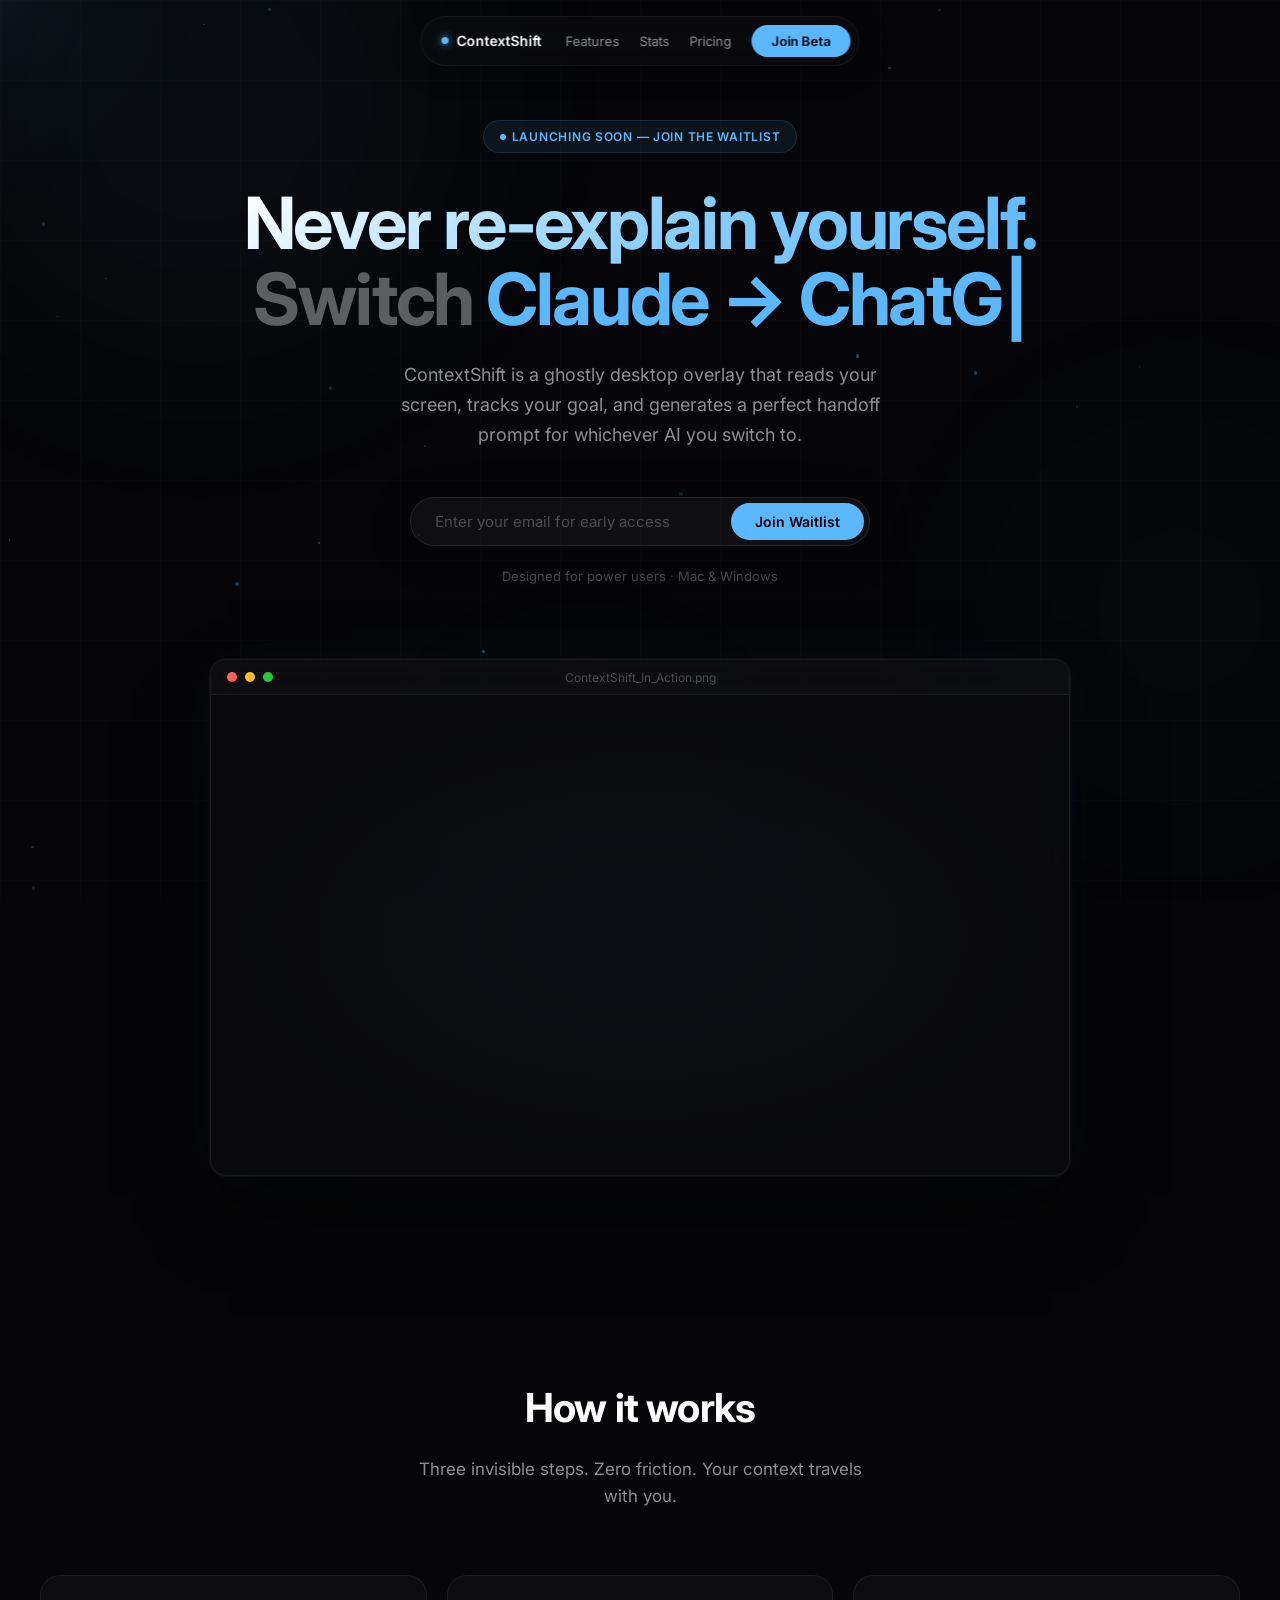
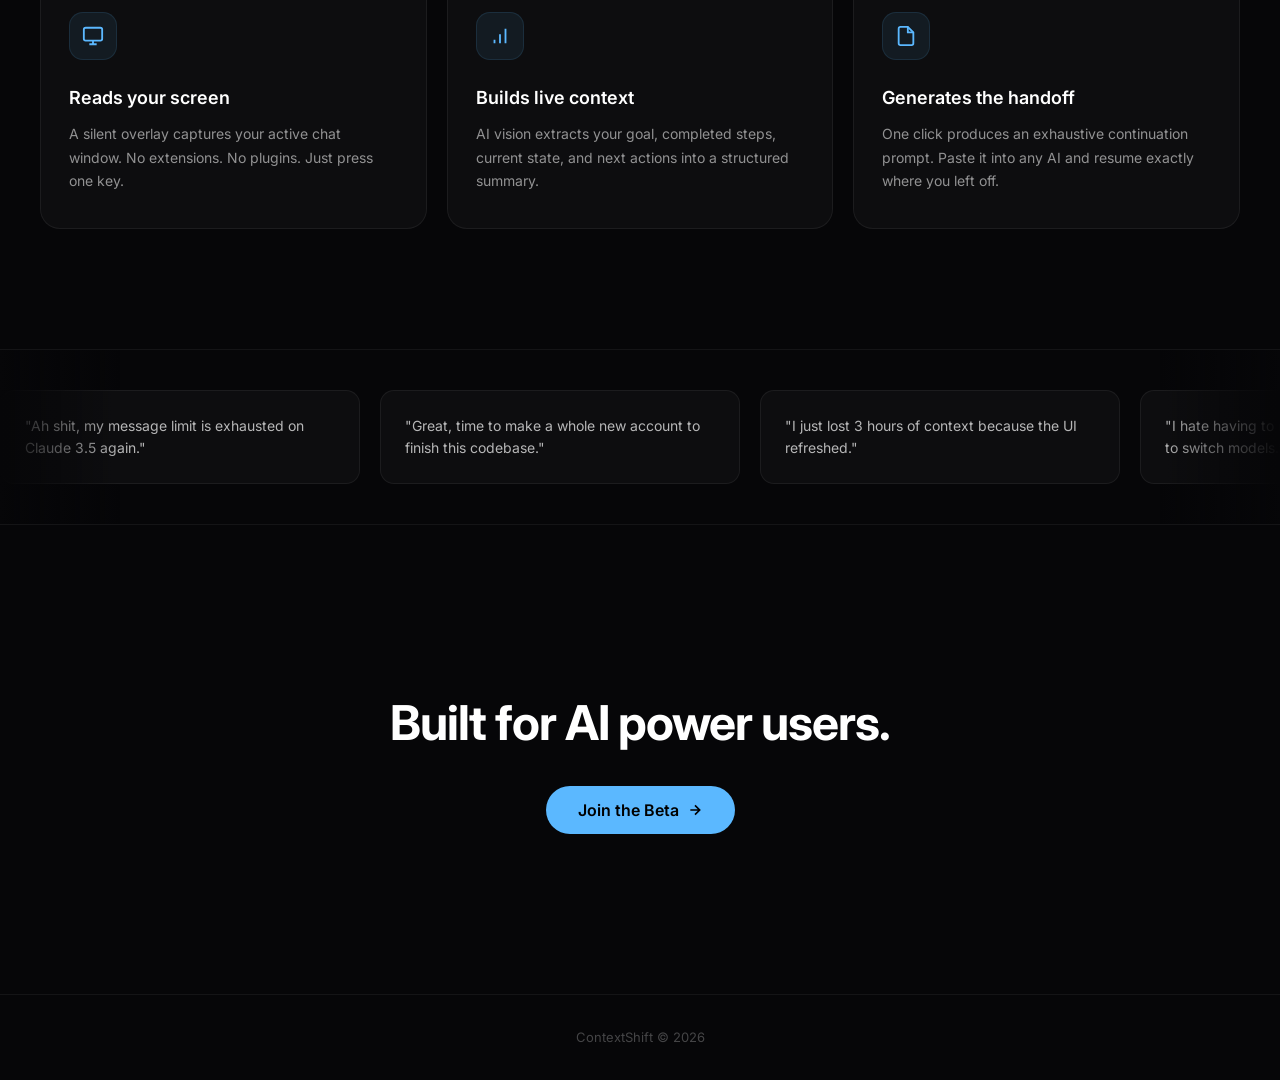
<file: index.html>
<!DOCTYPE html>
<html lang="en">
<head>
  <meta charset="UTF-8">
  <meta name="viewport" content="width=device-width, initial-scale=1.0">
  <title>ContextShift — AI Context Layer</title>
  <meta name="description" content="Stop re-explaining yourself. ContextShift reads your screen, tracks your AI conversation, and generates a perfect handoff prompt when you switch models.">
  <link rel="icon" href="data:image/svg+xml,<svg xmlns=%22http://www.w3.org/2000/svg%22 viewBox=%220 0 100 100%22><circle cx=%2250%22 cy=%2250%22 r=%2250%22 fill=%22%235BB8FF%22/></svg>">
  <link href="https://fonts.googleapis.com/css2?family=Inter:wght@400;500;600;700;800&display=swap" rel="stylesheet">
  <link rel="stylesheet" href="/css/base.css">
</head>
<body>

  <!-- Scroll Progress Bar -->
  <div style="position:fixed; top:0; left:0; height:2px; background:var(--accent); z-index:200; transition:width 0.1s;" id="scroll-progress"></div>

  <!-- Animated Background -->
  <div class="bg-scene">
    <div class="mesh-gradient mesh-1"></div>
    <div class="mesh-gradient mesh-2"></div>
    <div class="mesh-gradient mesh-3"></div>
    <div id="particles" class="particles-container"></div>
  </div>
  <div class="grid-overlay"></div>
  <div class="cursor-glow" id="cursor-glow"></div>

  <!-- Floating Nav Pill -->
  <nav class="nav">
    <div class="nav-brand">
      <span class="dot"></span>
      ContextShift
    </div>
    <div class="nav-links">
      <a href="#features">Features</a>
      <a href="#stats">Stats</a>
      <a href="/pricing.html">Pricing</a>
      <button class="nav-cta magnetic" onclick="document.getElementById('email').focus()">Join Beta</button>
    </div>
  </nav>

  <main>
    <!-- ==================== HERO ==================== -->
    <section class="hero">
      <div class="badge reveal">Launching soon — join the waitlist</div>
      
      <h1 class="reveal">
        <span class="gradient-text">Never re‑explain yourself.</span>
        <span class="dim">Switch <span id="typing-text" class="typing-cursor">Claude → ChatGPT</span></span>
      </h1>
      
      <p class="hero-sub reveal">
        ContextShift is a ghostly desktop overlay that reads your screen, tracks your goal, and generates a perfect handoff prompt for whichever AI you switch to.
      </p>

      <div class="waitlist-wrap reveal">
        <form id="waitlist-form" class="waitlist-form">
          <input type="email" id="email" placeholder="Enter your email for early access" required>
          <button type="submit" class="magnetic">Join Waitlist</button>
        </form>
        <div id="waitlist-success" class="success-pill hidden">
          <svg width="18" height="18" viewBox="0 0 24 24" fill="none" stroke="currentColor" stroke-width="2.5"><path d="M22 11.08V12a10 10 0 1 1-5.93-9.14"/><polyline points="22 4 12 14.01 9 11.01"/></svg>
          You're on the list!
        </div>
      </div>
      <p class="hero-note reveal">Designed for power users · Mac & Windows</p>

      <!-- Video Frame with 3D Parallax Tilt -->
      <div class="video-section reveal">
        <div class="video-frame">
          <div class="video-bar">
            <span class="vb-dot vb-r"></span>
            <span class="vb-dot vb-y"></span>
            <span class="vb-dot vb-g"></span>
            <span class="vb-title">ContextShift_In_Action.png</span>
          </div>
          <div class="gallery-body" id="video-body">
            <img src="/assets/media__1776195169043.png" class="gallery-img" alt="ContextShift Scan">
            <img src="/assets/media__1776195214757.png" class="gallery-img" alt="ContextShift Timeline">
            <img src="/assets/media__1776195224553.png" class="gallery-img" alt="ContextShift Prompt Handoff">
            <img src="/assets/media__1776195284631.png" class="gallery-img" alt="ContextShift Full Context">
          </div>
        </div>
      </div>
    </section>



    <!-- ==================== FEATURES ==================== -->
    <section class="features container" id="features">
      <div class="section-label reveal">
        <h2>How it works</h2>
        <p>Three invisible steps. Zero friction. Your context travels with you.</p>
      </div>
      <div class="features-grid">
        <div class="f-card reveal">
          <div class="f-icon">
            <svg width="22" height="22" viewBox="0 0 24 24" fill="none" stroke="currentColor" stroke-width="2"><rect x="2" y="3" width="20" height="14" rx="2"/><path d="M8 21h8M12 17v4"/></svg>
          </div>
          <h3>Reads your screen</h3>
          <p>A silent overlay captures your active chat window. No extensions. No plugins. Just press one key.</p>
        </div>
        <div class="f-card reveal">
          <div class="f-icon">
            <svg width="22" height="22" viewBox="0 0 24 24" fill="none" stroke="currentColor" stroke-width="2"><path d="M12 20V10M18 20V4M6 20v-4"/></svg>
          </div>
          <h3>Builds live context</h3>
          <p>AI vision extracts your goal, completed steps, current state, and next actions into a structured summary.</p>
        </div>
        <div class="f-card reveal">
          <div class="f-icon">
            <svg width="22" height="22" viewBox="0 0 24 24" fill="none" stroke="currentColor" stroke-width="2"><path d="M14 2H6a2 2 0 0 0-2 2v16a2 2 0 0 0 2 2h12a2 2 0 0 0 2-2V8z"/><path d="M14 2v6h6"/></svg>
          </div>
          <h3>Generates the handoff</h3>
          <p>One click produces an exhaustive continuation prompt. Paste it into any AI and resume exactly where you left off.</p>
        </div>
      </div>
    </section>

    <!-- ==================== SOCIAL PROOF ==================== -->
    <div class="social-proof">
      <div class="marquee-track">
        <div class="quote-card">"Ah shit, my message limit is exhausted on Claude 3.5 again."</div>
        <div class="quote-card">"Great, time to make a whole new account to finish this codebase."</div>
        <div class="quote-card">"I just lost 3 hours of context because the UI refreshed."</div>
        <div class="quote-card">"I hate having to re-paste 6 different files just to switch models."</div>
        <div class="quote-card">"Claude is down right when I need to make a massive refactor."</div>
        <div class="quote-card">"Ah shit, my message limit is exhausted on Claude 3.5 again."</div>
        <div class="quote-card">"Great, time to make a whole new account to finish this codebase."</div>
        <div class="quote-card">"I just lost 3 hours of context because the UI refreshed."</div>
        <div class="quote-card">"I hate having to re-paste 6 different files just to switch models."</div>
        <div class="quote-card">"Claude is down right when I need to make a massive refactor."</div>
      </div>
    </div>

    <!-- ==================== BOTTOM CTA ==================== -->
    <section class="bottom-cta container">
      <h2 class="reveal">Built for AI power users.</h2>
      <div class="reveal">
        <button class="btn-big magnetic" onclick="window.scrollTo({top:0,behavior:'smooth'}); setTimeout(()=>document.getElementById('email').focus(),500)">
          Join the Beta
          <svg width="16" height="16" viewBox="0 0 24 24" fill="none" stroke="currentColor" stroke-width="2.5"><path d="M5 12h14M12 5l7 7-7 7"/></svg>
        </button>
      </div>
    </section>
  </main>

  <footer>
    <div class="container">ContextShift © 2026</div>
  </footer>

  <script src="/js/main.js"></script>
</body>
</html>
</file>
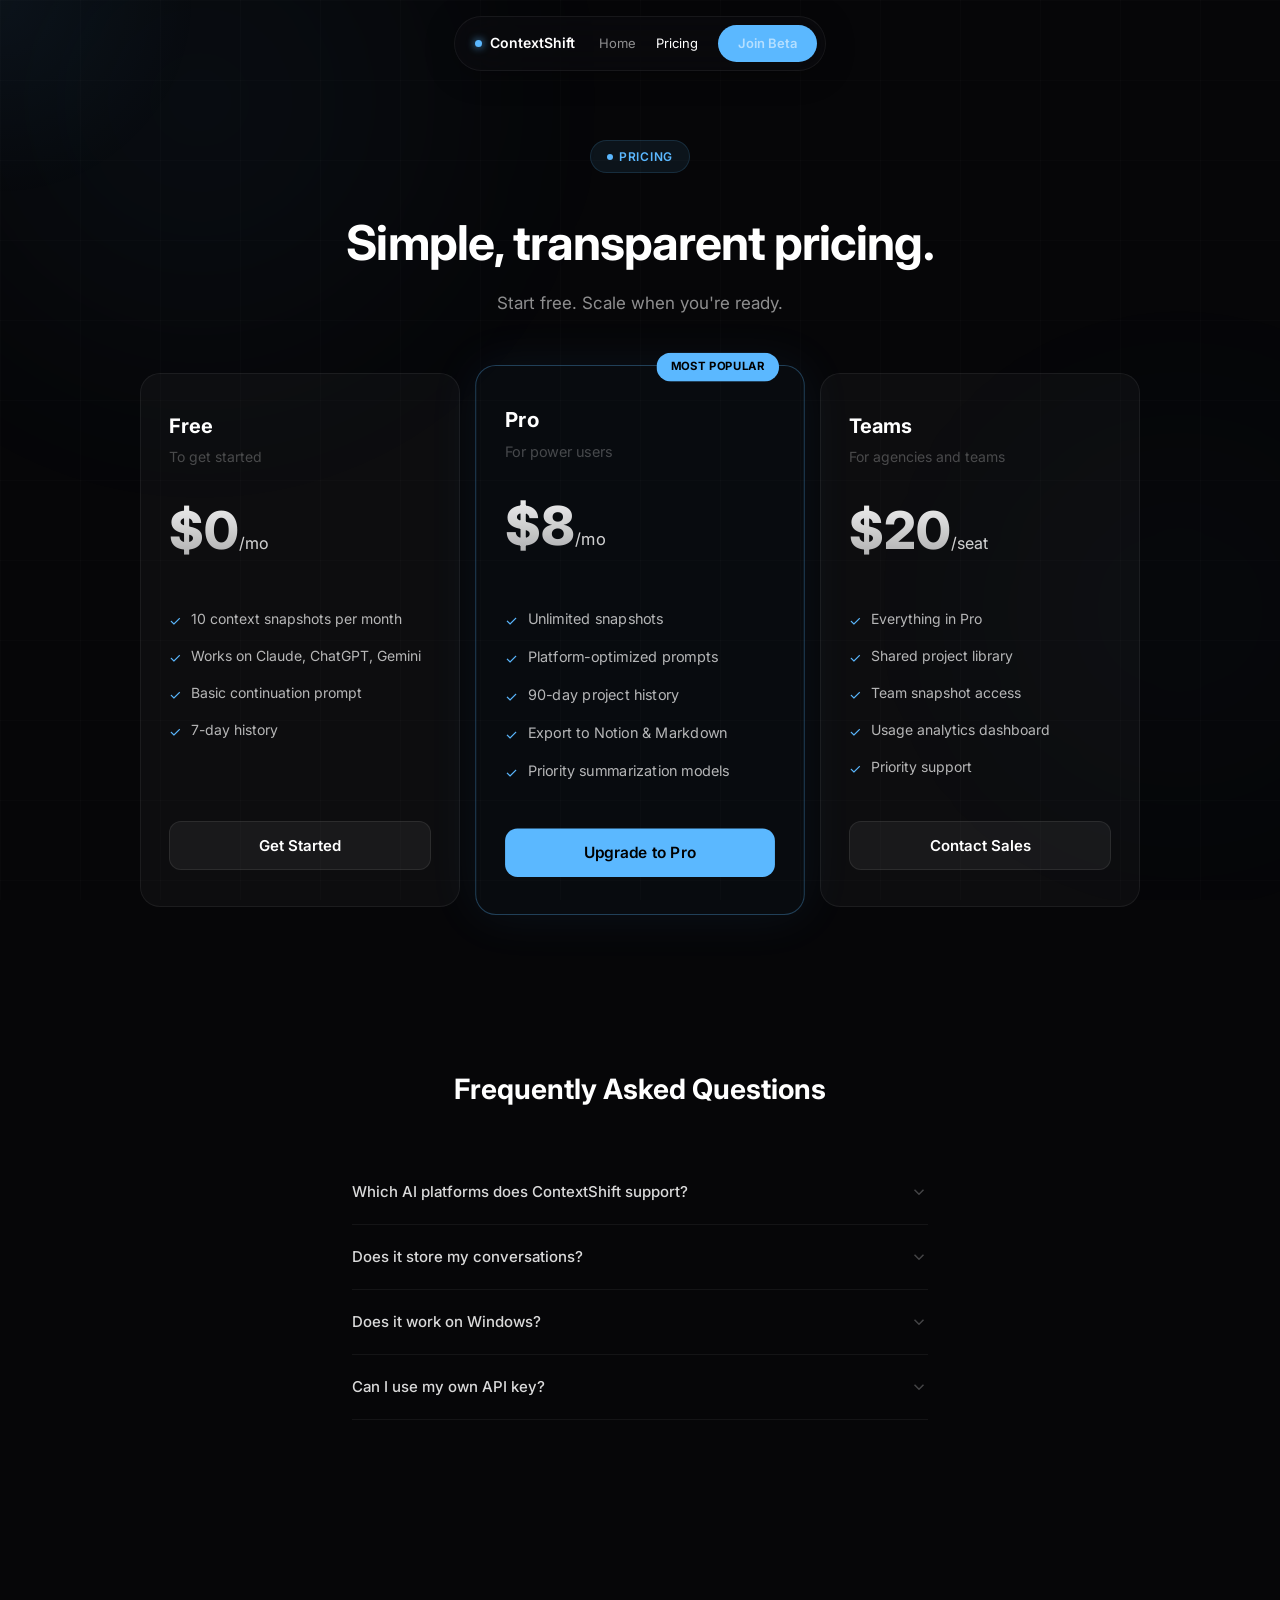
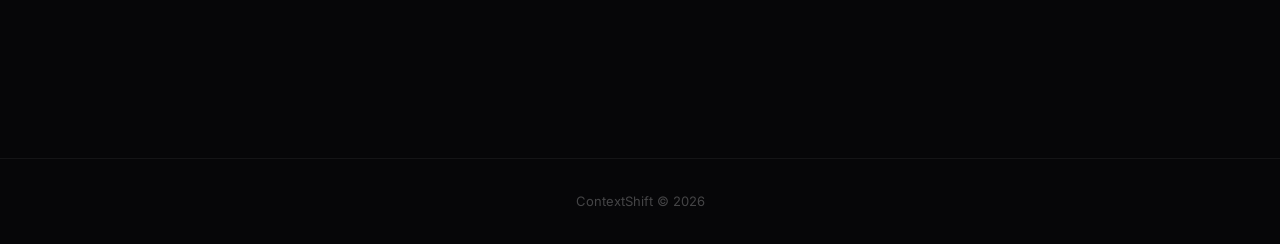
<file: pricing.html>
<!DOCTYPE html>
<html lang="en">
<head>
  <meta charset="UTF-8">
  <meta name="viewport" content="width=device-width, initial-scale=1.0">
  <title>Pricing — ContextShift</title>
  <meta name="description" content="Simple pricing for ContextShift. Start free, upgrade when you're ready.">
  <link rel="icon" href="data:image/svg+xml,<svg xmlns=%22http://www.w3.org/2000/svg%22 viewBox=%220 0 100 100%22><circle cx=%2250%22 cy=%2250%22 r=%2250%22 fill=%22%235BB8FF%22/></svg>">
  <link href="https://fonts.googleapis.com/css2?family=Inter:wght@400;500;600;700;800&display=swap" rel="stylesheet">
  <link rel="stylesheet" href="/css/base.css">
  <style>
    .pricing-section { padding: 140px 0 80px; text-align: center; }
    
    .pricing-grid {
      display: flex;
      justify-content: center;
      align-items: stretch;
      gap: 20px;
      flex-wrap: wrap;
      margin-top: 56px;
    }

    .p-card {
      width: 320px;
      background: var(--glass);
      border: 1px solid var(--glass-border);
      border-radius: 20px;
      padding: 36px 28px;
      text-align: left;
      display: flex;
      flex-direction: column;
      position: relative;
      transition: all 0.4s cubic-bezier(0.16, 1, 0.3, 1);
    }
    .p-card:hover {
      transform: translateY(-6px);
      border-color: rgba(255,255,255,0.1);
      box-shadow: 0 20px 60px rgba(0,0,0,0.3);
    }
    .p-card.featured {
      border-color: rgba(91,184,255,0.3);
      box-shadow: 0 0 50px rgba(91,184,255,0.08);
      transform: scale(1.03);
      background: rgba(91,184,255,0.03);
    }
    .p-card.featured:hover {
      transform: scale(1.03) translateY(-6px);
    }

    .p-badge {
      position: absolute;
      top: -13px;
      right: 24px;
      background: var(--accent);
      color: #000;
      font-size: 11px;
      font-weight: 700;
      padding: 5px 14px;
      border-radius: 999px;
      text-transform: uppercase;
      letter-spacing: 0.04em;
    }

    .p-card h3 { font-size: 20px; font-weight: 700; }
    .p-card .p-desc { font-size: 14px; color: var(--text-muted); margin-top: 4px; }
    
    .price {
      font-size: 52px;
      font-weight: 800;
      margin: 20px 0 8px;
      background: linear-gradient(180deg, #fff, rgba(255,255,255,0.6));
      -webkit-background-clip: text;
      -webkit-text-fill-color: transparent;
    }
    .price span {
      font-size: 16px;
      font-weight: 400;
      -webkit-text-fill-color: var(--text-muted);
    }

    .p-list { margin: 28px 0; flex-grow: 1; }
    .p-list li {
      display: flex;
      align-items: flex-start;
      gap: 10px;
      margin-bottom: 14px;
      font-size: 14px;
      color: rgba(255,255,255,0.7);
      line-height: 1.5;
    }
    .p-check { color: var(--accent); flex-shrink: 0; font-size: 14px; margin-top: 2px; }

    .p-btn {
      width: 100%;
      padding: 14px;
      border-radius: 12px;
      font-weight: 600;
      font-size: 15px;
      transition: all 0.2s;
    }
    .p-btn-ghost {
      background: rgba(255,255,255,0.05);
      border: 1px solid rgba(255,255,255,0.08);
      color: #fff;
    }
    .p-btn-ghost:hover {
      background: rgba(255,255,255,0.1);
      border-color: rgba(255,255,255,0.15);
    }
    .p-btn-primary {
      background: var(--accent);
      color: #000;
    }
    .p-btn-primary:hover {
      box-shadow: 0 0 24px rgba(91,184,255,0.35);
    }

    /* FAQ */
    .faq-section { max-width: 640px; margin: 80px auto 120px; padding: 0 32px; }
    .faq-section h2 { font-size: 28px; text-align: center; margin-bottom: 48px; font-weight: 700; }

    .faq-item {
      border-bottom: 1px solid rgba(255,255,255,0.06);
      padding: 20px 0;
      cursor: pointer;
    }
    .faq-q {
      display: flex;
      justify-content: space-between;
      align-items: center;
      font-size: 15px;
      font-weight: 500;
      color: rgba(255,255,255,0.85);
    }
    .faq-a {
      max-height: 0;
      overflow: hidden;
      color: var(--text-dim);
      font-size: 14px;
      line-height: 1.65;
      transition: max-height 0.4s cubic-bezier(0.16, 1, 0.3, 1), margin-top 0.3s;
    }
    .faq-item.active .faq-a { max-height: 200px; margin-top: 12px; }
    .chevron { transition: transform 0.3s; color: var(--text-muted); }
    .faq-item.active .chevron { transform: rotate(180deg); }

    .bottom-link { text-align: center; padding-bottom: 100px; }
    .bottom-link a {
      display: inline-flex;
      align-items: center;
      gap: 8px;
      background: var(--accent);
      color: #000;
      padding: 14px 32px;
      border-radius: 999px;
      font-weight: 600;
      font-size: 16px;
      transition: all 0.2s;
    }
    .bottom-link a:hover {
      transform: translateY(-2px);
      box-shadow: 0 0 32px rgba(91,184,255,0.4);
    }

    @media (max-width: 768px) {
      .pricing-grid { flex-direction: column; align-items: center; }
      .p-card { width: 100%; max-width: 360px; }
      .p-card.featured { transform: none; }
      .p-card.featured:hover { transform: translateY(-6px); }
      .pricing-section { padding: 100px 0 60px; }
    }
  </style>
</head>
<body>

  <div class="bg-scene">
    <div class="mesh-gradient mesh-1"></div>
    <div class="mesh-gradient mesh-2"></div>
  </div>
  <div class="grid-overlay"></div>
  <div class="cursor-glow" id="cursor-glow"></div>

  <nav class="nav">
    <div class="nav-brand">
      <a href="/" style="display:flex; align-items:center; gap:8px; color:#fff; text-decoration:none;">
        <span class="dot"></span> ContextShift
      </a>
    </div>
    <div class="nav-links">
      <a href="/">Home</a>
      <a href="/pricing.html" style="color:#fff;">Pricing</a>
      <a href="/" class="nav-cta">Join Beta</a>
    </div>
  </nav>

  <main>
    <section class="pricing-section container">
      <div class="badge reveal">Pricing</div>
      <h1 class="reveal" style="font-size: clamp(32px,5vw,48px); font-weight:700; letter-spacing:-0.02em; margin-bottom:8px;">Simple, transparent pricing.</h1>
      <p class="reveal" style="color:var(--text-dim); font-size:17px;">Start free. Scale when you're ready.</p>

      <div class="pricing-grid">
        <div class="p-card reveal">
          <h3>Free</h3>
          <div class="p-desc">To get started</div>
          <div class="price">$0<span>/mo</span></div>
          <ul class="p-list">
            <li><span class="p-check">✓</span> 10 context snapshots per month</li>
            <li><span class="p-check">✓</span> Works on Claude, ChatGPT, Gemini</li>
            <li><span class="p-check">✓</span> Basic continuation prompt</li>
            <li><span class="p-check">✓</span> 7-day history</li>
          </ul>
          <button class="p-btn p-btn-ghost">Get Started</button>
        </div>

        <div class="p-card featured reveal">
          <div class="p-badge">Most Popular</div>
          <h3>Pro</h3>
          <div class="p-desc">For power users</div>
          <div class="price">$8<span>/mo</span></div>
          <ul class="p-list">
            <li><span class="p-check">✓</span> Unlimited snapshots</li>
            <li><span class="p-check">✓</span> Platform-optimized prompts</li>
            <li><span class="p-check">✓</span> 90-day project history</li>
            <li><span class="p-check">✓</span> Export to Notion & Markdown</li>
            <li><span class="p-check">✓</span> Priority summarization models</li>
          </ul>
          <button class="p-btn p-btn-primary">Upgrade to Pro</button>
        </div>

        <div class="p-card reveal">
          <h3>Teams</h3>
          <div class="p-desc">For agencies and teams</div>
          <div class="price">$20<span>/seat</span></div>
          <ul class="p-list">
            <li><span class="p-check">✓</span> Everything in Pro</li>
            <li><span class="p-check">✓</span> Shared project library</li>
            <li><span class="p-check">✓</span> Team snapshot access</li>
            <li><span class="p-check">✓</span> Usage analytics dashboard</li>
            <li><span class="p-check">✓</span> Priority support</li>
          </ul>
          <button class="p-btn p-btn-ghost">Contact Sales</button>
        </div>
      </div>
    </section>

    <section class="faq-section">
      <h2 class="reveal">Frequently Asked Questions</h2>

      <div class="faq-item reveal">
        <div class="faq-q">Which AI platforms does ContextShift support? <svg class="chevron" width="18" height="18" viewBox="0 0 24 24" fill="none" stroke="currentColor" stroke-width="2"><path d="M6 9l6 6 6-6"/></svg></div>
        <div class="faq-a">ContextShift works across ChatGPT, Claude, Gemini, Grok, and Perplexity out of the box.</div>
      </div>
      <div class="faq-item reveal">
        <div class="faq-q">Does it store my conversations? <svg class="chevron" width="18" height="18" viewBox="0 0 24 24" fill="none" stroke="currentColor" stroke-width="2"><path d="M6 9l6 6 6-6"/></svg></div>
        <div class="faq-a">Screenshots are processed locally. We never store raw conversation data. Summaries are cached on-device only.</div>
      </div>
      <div class="faq-item reveal">
        <div class="faq-q">Does it work on Windows? <svg class="chevron" width="18" height="18" viewBox="0 0 24 24" fill="none" stroke="currentColor" stroke-width="2"><path d="M6 9l6 6 6-6"/></svg></div>
        <div class="faq-a">Yes! We provide packaged installers for both macOS (.dmg) and Windows (.exe).</div>
      </div>
      <div class="faq-item reveal">
        <div class="faq-q">Can I use my own API key? <svg class="chevron" width="18" height="18" viewBox="0 0 24 24" fill="none" stroke="currentColor" stroke-width="2"><path d="M6 9l6 6 6-6"/></svg></div>
        <div class="faq-a">Yes. Power users can bring their own Gemini or Anthropic API keys to bypass rate limits entirely.</div>
      </div>
      <div class="faq-item reveal">
        <div class="faq-q">How is this different from copying my chat? <svg class="chevron" width="18" height="18" viewBox="0 0 24 24" fill="none" stroke="currentColor" stroke-width="2"><path d="M6 9l6 6 6-6"/></svg></div>
        <div class="faq-a">ContextShift extracts the structured state — goal, progress, decisions, next steps. Pasting a raw 40-page chat log into a new AI causes context collapse. We solve that.</div>
      </div>
    </section>

    <div class="bottom-link reveal">
      <a href="/">
        Join the Beta
        <svg width="16" height="16" viewBox="0 0 24 24" fill="none" stroke="currentColor" stroke-width="2.5"><path d="M5 12h14M12 5l7 7-7 7"/></svg>
      </a>
    </div>
  </main>

  <footer>
    <div class="container">ContextShift © 2026</div>
  </footer>

  <script src="/js/main.js"></script>
</body>
</html>
</file>
<file: css/base.css>
:root {
  --accent: #5BB8FF;
  --accent-light: #8ED1FF;
  --bg: #060608;
  --glass: rgba(255, 255, 255, 0.03);
  --glass-border: rgba(255, 255, 255, 0.06);
  --glass-strong: rgba(255, 255, 255, 0.06);
  --text: #fff;
  --text-dim: rgba(255, 255, 255, 0.55);
  --text-muted: rgba(255, 255, 255, 0.25);
}

*, *::before, *::after { box-sizing: border-box; margin: 0; padding: 0; }

html {
  scroll-behavior: smooth;
  scrollbar-width: thin;
  scrollbar-color: rgba(91,184,255,0.2) transparent;
}

body {
  font-family: 'Inter', -apple-system, BlinkMacSystemFont, sans-serif;
  background: var(--bg);
  color: var(--text);
  -webkit-font-smoothing: antialiased;
  text-rendering: optimizeLegibility;
  overflow-x: hidden;
  line-height: 1.6;
}

::-webkit-scrollbar { width: 6px; }
::-webkit-scrollbar-track { background: transparent; }
::-webkit-scrollbar-thumb { background: rgba(91,184,255,0.15); border-radius: 3px; }

a { color: inherit; text-decoration: none; }
button { cursor: pointer; font-family: inherit; border: none; outline: none; }
ul { list-style: none; }

.container { max-width: 1200px; margin: 0 auto; padding: 0 32px; }

/* ========== ANIMATED BACKGROUND ========== */
.bg-scene {
  position: fixed;
  inset: 0;
  z-index: -1;
  overflow: hidden;
}

.mesh-gradient {
  position: absolute;
  border-radius: 50%;
  filter: blur(120px);
  opacity: 0.4;
  animation: float 20s ease-in-out infinite;
}

.mesh-1 {
  width: 600px; height: 600px;
  background: radial-gradient(circle, rgba(91,184,255,0.15), transparent);
  top: -200px; left: -100px;
  animation-delay: 0s;
}
.mesh-2 {
  width: 500px; height: 500px;
  background: radial-gradient(circle, rgba(91,184,255,0.08), transparent);
  top: 40%; right: -150px;
  animation-delay: -7s;
  animation-duration: 25s;
}
.mesh-3 {
  width: 400px; height: 400px;
  background: radial-gradient(circle, rgba(142,209,255,0.06), transparent);
  bottom: -100px; left: 30%;
  animation-delay: -14s;
  animation-duration: 30s;
}

@keyframes float {
  0%, 100% { transform: translate(0, 0) scale(1); }
  25% { transform: translate(30px, -40px) scale(1.05); }
  50% { transform: translate(-20px, 20px) scale(0.95); }
  75% { transform: translate(40px, 30px) scale(1.02); }
}

/* Cursor Glow */
.cursor-glow {
  position: fixed;
  width: 400px;
  height: 400px;
  border-radius: 50%;
  background: radial-gradient(circle, rgba(91,184,255,0.06), transparent 70%);
  pointer-events: none;
  z-index: 0;
  transform: translate(-50%, -50%);
  transition: left 0.3s ease, top 0.3s ease;
}

/* Grid Overlay */
.grid-overlay {
  position: fixed;
  inset: 0;
  background-image: 
    linear-gradient(rgba(255,255,255,0.015) 1px, transparent 1px),
    linear-gradient(90deg, rgba(255,255,255,0.015) 1px, transparent 1px);
  background-size: 80px 80px;
  z-index: -1;
  pointer-events: none;
}

/* ========== NAV ========== */
.nav {
  position: fixed;
  top: 16px;
  left: 50%;
  transform: translateX(-50%);
  z-index: 100;
  background: rgba(12, 12, 16, 0.5);
  backdrop-filter: blur(20px);
  -webkit-backdrop-filter: blur(20px);
  border: 1px solid var(--glass-border);
  border-radius: 999px;
  padding: 8px 8px 8px 20px;
  display: flex;
  align-items: center;
  gap: 24px;
  box-shadow: 0 4px 30px rgba(0,0,0,0.3);
}

.nav-brand {
  display: flex;
  align-items: center;
  gap: 8px;
  font-weight: 600;
  font-size: 14px;
  white-space: nowrap;
}

.dot {
  width: 7px;
  height: 7px;
  background: var(--accent);
  border-radius: 50%;
  box-shadow: 0 0 8px var(--accent);
  animation: dot-pulse 2.5s ease-in-out infinite;
}

@keyframes dot-pulse {
  0%, 100% { opacity: 1; }
  50% { opacity: 0.3; }
}

.nav-links {
  display: flex;
  align-items: center;
  gap: 20px;
}

.nav-links a {
  font-size: 13px;
  color: var(--text-dim);
  transition: color 0.2s;
}
.nav-links a:hover { color: #fff; }

.nav-cta {
  background: var(--accent);
  color: #000;
  font-size: 13px;
  font-weight: 600;
  padding: 8px 20px;
  border-radius: 999px;
  transition: all 0.2s;
}
.nav-cta:hover {
  box-shadow: 0 0 20px rgba(91,184,255,0.4);
  transform: scale(1.02);
}

/* ========== HERO ========== */
.hero {
  min-height: 100vh;
  display: flex;
  flex-direction: column;
  align-items: center;
  justify-content: center;
  text-align: center;
  padding: 120px 32px 80px;
  position: relative;
}

.badge {
  display: inline-flex;
  align-items: center;
  gap: 6px;
  background: rgba(91,184,255,0.08);
  border: 1px solid rgba(91,184,255,0.15);
  color: var(--accent);
  font-size: 12px;
  font-weight: 600;
  text-transform: uppercase;
  letter-spacing: 0.06em;
  padding: 6px 16px;
  border-radius: 999px;
  margin-bottom: 32px;
}
.badge::before {
  content: '';
  width: 6px; height: 6px;
  background: var(--accent);
  border-radius: 50%;
}

.hero h1 {
  font-size: clamp(40px, 6vw, 72px);
  font-weight: 700;
  line-height: 1.05;
  letter-spacing: -0.03em;
  margin-bottom: 24px;
  max-width: 800px;
}
.hero h1 .gradient-text {
  background: linear-gradient(135deg, #fff 0%, var(--accent-light) 50%, var(--accent) 100%);
  -webkit-background-clip: text;
  -webkit-text-fill-color: transparent;
  background-clip: text;
}
.hero h1 .dim {
  display: block;
  -webkit-text-fill-color: rgba(255,255,255,0.35);
}

.hero-sub {
  font-size: 18px;
  color: var(--text-dim);
  max-width: 500px;
  margin: 0 auto 48px;
  line-height: 1.65;
}

/* ========== WAITLIST ========== */
.waitlist-wrap {
  margin-bottom: 12px;
}

.waitlist-form {
  display: flex;
  align-items: center;
  background: rgba(255,255,255,0.04);
  border: 1px solid rgba(255,255,255,0.08);
  border-radius: 999px;
  padding: 5px 5px 5px 24px;
  width: 460px;
  max-width: 90vw;
  transition: all 0.3s;
  box-shadow: 0 8px 40px rgba(0,0,0,0.25);
}
.waitlist-form:focus-within {
  border-color: rgba(91,184,255,0.35);
  box-shadow: 0 0 0 4px rgba(91,184,255,0.08), 0 8px 40px rgba(0,0,0,0.25);
}

.waitlist-form input {
  flex: 1;
  background: none;
  border: none;
  color: #fff;
  font-size: 15px;
  outline: none;
  font-family: inherit;
  min-width: 0;
}
.waitlist-form input::placeholder { color: var(--text-muted); }

.waitlist-form button {
  background: var(--accent);
  color: #000;
  font-weight: 600;
  font-size: 14px;
  padding: 10px 24px;
  border-radius: 999px;
  white-space: nowrap;
  transition: all 0.2s;
}
.waitlist-form button:hover {
  box-shadow: 0 0 16px rgba(91,184,255,0.35);
}
.waitlist-form button:disabled {
  opacity: 0.6;
}

.success-pill {
  display: inline-flex;
  align-items: center;
  gap: 8px;
  background: rgba(74,222,128,0.08);
  border: 1px solid rgba(74,222,128,0.2);
  color: #4ADE80;
  padding: 12px 24px;
  border-radius: 999px;
  font-weight: 500;
  font-size: 14px;
  animation: popIn 0.4s cubic-bezier(0.34, 1.56, 0.64, 1);
}

@keyframes popIn {
  from { transform: scale(0.9); opacity: 0; }
  to { transform: scale(1); opacity: 1; }
}

.hero-note { font-size: 13px; color: var(--text-muted); margin-top: 8px; }

/* ========== VIDEO FRAME ========== */
.video-section {
  margin-top: 72px;
  width: 100%;
  max-width: 860px;
  position: relative;
}

.video-frame {
  background: rgba(12,12,16,0.6);
  border: 1px solid rgba(255,255,255,0.07);
  border-radius: 16px;
  overflow: hidden;
  backdrop-filter: blur(20px);
  box-shadow:
    0 0 0 1px rgba(255,255,255,0.04),
    0 40px 80px -20px rgba(0,0,0,0.7),
    0 0 60px rgba(91,184,255,0.04);
  transition: transform 0.5s cubic-bezier(0.16, 1, 0.3, 1), box-shadow 0.5s;
}
.video-frame:hover {
  transform: translateY(-4px);
  box-shadow:
    0 0 0 1px rgba(91,184,255,0.12),
    0 40px 80px -20px rgba(0,0,0,0.7),
    0 0 80px rgba(91,184,255,0.08);
}

.video-bar {
  background: rgba(255,255,255,0.02);
  border-bottom: 1px solid rgba(255,255,255,0.05);
  padding: 12px 16px;
  display: flex;
  align-items: center;
  gap: 8px;
  position: relative;
}
.vb-dot { width: 10px; height: 10px; border-radius: 50%; }
.vb-r { background: #FF5F57; }
.vb-y { background: #FEBC2E; }
.vb-g { background: #28C840; }
.vb-title {
  position: absolute;
  left: 50%; transform: translateX(-50%);
  font-size: 12px;
  color: var(--text-muted);
}

.gallery-body {
  position: relative;
  height: 480px;
  background: radial-gradient(ellipse at 50% 50%, rgba(91,184,255,0.03), transparent 70%);
  overflow: hidden;
}
.gallery-img {
  position: absolute;
  top: 0;
  left: 0;
  width: 100%;
  height: 100%;
  object-fit: contain;
  opacity: 0;
  transition: opacity 1.5s ease-in-out;
}

.gallery-img:nth-child(1) { animation: fadeCycle 16s infinite; }
.gallery-img:nth-child(2) { animation: fadeCycle 16s infinite 4s; }
.gallery-img:nth-child(3) { animation: fadeCycle 16s infinite 8s; }
.gallery-img:nth-child(4) { animation: fadeCycle 16s infinite 12s; }

@keyframes fadeCycle {
  0% { opacity: 0; }
  10% { opacity: 1; }
  25% { opacity: 1; }
  35% { opacity: 0; }
  100% { opacity: 0; }
}

/* ========== FEATURES ========== */
.features { padding: 120px 0; }
.section-label {
  text-align: center;
  margin-bottom: 64px;
}
.section-label h2 {
  font-size: 40px;
  font-weight: 700;
  letter-spacing: -0.02em;
  margin-bottom: 16px;
}
.section-label p {
  color: var(--text-dim);
  font-size: 17px;
  max-width: 480px;
  margin: 0 auto;
}

.features-grid {
  display: grid;
  grid-template-columns: repeat(3, 1fr);
  gap: 20px;
}

.f-card {
  background: var(--glass);
  border: 1px solid var(--glass-border);
  border-radius: 20px;
  padding: 36px 28px;
  transition: all 0.4s cubic-bezier(0.16, 1, 0.3, 1);
  position: relative;
  overflow: hidden;
}
.f-card::before {
  content: '';
  position: absolute;
  inset: 0;
  background: radial-gradient(circle at 50% 0%, rgba(91,184,255,0.06), transparent 60%);
  opacity: 0;
  transition: opacity 0.4s;
}
.f-card:hover::before { opacity: 1; }
.f-card:hover {
  border-color: rgba(91,184,255,0.15);
  transform: translateY(-6px);
  box-shadow: 0 20px 60px rgba(0,0,0,0.3), 0 0 30px rgba(91,184,255,0.04);
}

.f-icon {
  width: 48px; height: 48px;
  background: rgba(91,184,255,0.08);
  border: 1px solid rgba(91,184,255,0.12);
  border-radius: 14px;
  display: flex;
  align-items: center;
  justify-content: center;
  margin-bottom: 24px;
  color: var(--accent);
  position: relative;
}

.f-card h3 {
  font-size: 18px;
  font-weight: 600;
  margin-bottom: 10px;
  position: relative;
}
.f-card p {
  font-size: 14px;
  color: var(--text-dim);
  line-height: 1.65;
  position: relative;
}

/* ========== SOCIAL PROOF ========== */
.social-proof {
  border-top: 1px solid var(--glass-border);
  border-bottom: 1px solid var(--glass-border);
  overflow: hidden;
  padding: 40px 0;
  position: relative;
}
.social-proof::before, .social-proof::after {
  content: '';
  position: absolute;
  top: 0; bottom: 0;
  width: 120px;
  z-index: 2;
}
.social-proof::before { left: 0; background: linear-gradient(90deg, var(--bg), transparent); }
.social-proof::after { right: 0; background: linear-gradient(270deg, var(--bg), transparent); }

.marquee-track {
  display: flex;
  gap: 20px;
  animation: marquee 35s linear infinite;
  width: max-content;
}
@keyframes marquee {
  from { transform: translateX(0); }
  to { transform: translateX(-50%); }
}

.quote-card {
  background: var(--glass);
  border: 1px solid var(--glass-border);
  border-radius: 14px;
  padding: 24px;
  width: 360px;
  flex-shrink: 0;
  font-size: 14px;
  color: rgba(255,255,255,0.7);
  line-height: 1.6;
}

/* ========== BOTTOM CTA ========== */
.bottom-cta {
  padding: 160px 0;
  text-align: center;
  position: relative;
}
.bottom-cta h2 {
  font-size: clamp(32px, 4vw, 48px);
  font-weight: 700;
  letter-spacing: -0.02em;
  margin-bottom: 24px;
}
.bottom-cta .btn-big {
  display: inline-flex;
  align-items: center;
  gap: 8px;
  background: var(--accent);
  color: #000;
  padding: 14px 32px;
  border-radius: 999px;
  font-weight: 600;
  font-size: 16px;
  transition: all 0.25s;
}
.bottom-cta .btn-big:hover {
  transform: translateY(-2px);
  box-shadow: 0 0 32px rgba(91,184,255,0.4);
}

/* ========== FOOTER ========== */
footer {
  border-top: 1px solid var(--glass-border);
  padding: 32px 0;
  text-align: center;
  color: var(--text-muted);
  font-size: 13px;
}

/* ========== REVEAL ANIMATIONS ========== */
.reveal {
  opacity: 0;
  transform: translateY(30px);
  transition: opacity 0.8s cubic-bezier(0.16, 1, 0.3, 1), transform 0.8s cubic-bezier(0.16, 1, 0.3, 1);
}
.reveal.visible {
  opacity: 1;
  transform: translateY(0);
}

.hidden { display: none !important; }

/* Typing Cursor */
.typing-cursor {
  color: var(--accent);
  -webkit-text-fill-color: var(--accent);
}
.typing-cursor::after {
  content: '|';
  animation: blink 0.8s step-end infinite;
  margin-left: 2px;
  -webkit-text-fill-color: var(--accent);
}
@keyframes blink {
  0%, 100% { opacity: 1; }
  50% { opacity: 0; }
}

/* Particles */
.particles-container {
  position: absolute;
  inset: 0;
  overflow: hidden;
}
.particle {
  position: absolute;
  background: var(--accent);
  border-radius: 50%;
  animation: drift linear infinite;
}
@keyframes drift {
  0% { transform: translate(0, 0) rotate(0deg); }
  25% { transform: translate(30px, -60px) rotate(90deg); }
  50% { transform: translate(-20px, -120px) rotate(180deg); }
  75% { transform: translate(40px, -60px) rotate(270deg); }
  100% { transform: translate(0, 0) rotate(360deg); }
}

/* Stats Strip */
.stats-strip {
  border-top: 1px solid var(--glass-border);
  border-bottom: 1px solid var(--glass-border);
  padding: 48px 0;
  background: rgba(0,0,0,0.2);
}
.stats-grid {
  display: flex;
  justify-content: center;
  align-items: center;
  gap: 48px;
  flex-wrap: wrap;
}
.stat {
  text-align: center;
  min-width: 120px;
}
.stat-number {
  font-size: 40px;
  font-weight: 800;
  background: linear-gradient(135deg, #fff, var(--accent));
  -webkit-background-clip: text;
  -webkit-text-fill-color: transparent;
  line-height: 1;
  margin-bottom: 8px;
}
.stat-label {
  font-size: 13px;
  color: var(--text-muted);
  text-transform: uppercase;
  letter-spacing: 0.04em;
}
.stat-divider {
  width: 1px;
  height: 40px;
  background: var(--glass-border);
}

/* ========== MOBILE ========== */
@media (max-width: 768px) {
  .nav { padding: 6px 6px 6px 14px; gap: 12px; }
  .nav-links a { display: none; }
  .nav-links a:last-of-type { display: block; }
  .nav-brand { font-size: 13px; }

  .hero { padding: 100px 20px 60px; }
  .hero h1 { font-size: 34px; }
  .hero-sub { font-size: 16px; }

  .waitlist-form {
    flex-direction: column;
    border-radius: 16px;
    padding: 8px;
    gap: 8px;
    width: 100%;
    max-width: 340px;
  }
  .waitlist-form input { text-align: center; padding: 12px 16px; }
  .waitlist-form button { width: 100%; padding: 12px; border-radius: 10px; }

  .video-section { margin-top: 40px; }
  .gallery-body { height: 260px; }

  .features-grid { grid-template-columns: 1fr; }
  .features { padding: 80px 0; }
  .section-label h2 { font-size: 28px; }

  .quote-card { width: 280px; }
  .bottom-cta { padding: 100px 0; }

  .stats-grid { gap: 24px; }
  .stat-number { font-size: 32px; }
  .stat-divider { display: none; }
}

@media (max-width: 400px) {
  .hero h1 { font-size: 28px; }
  .container { padding: 0 16px; }
}
</file>
